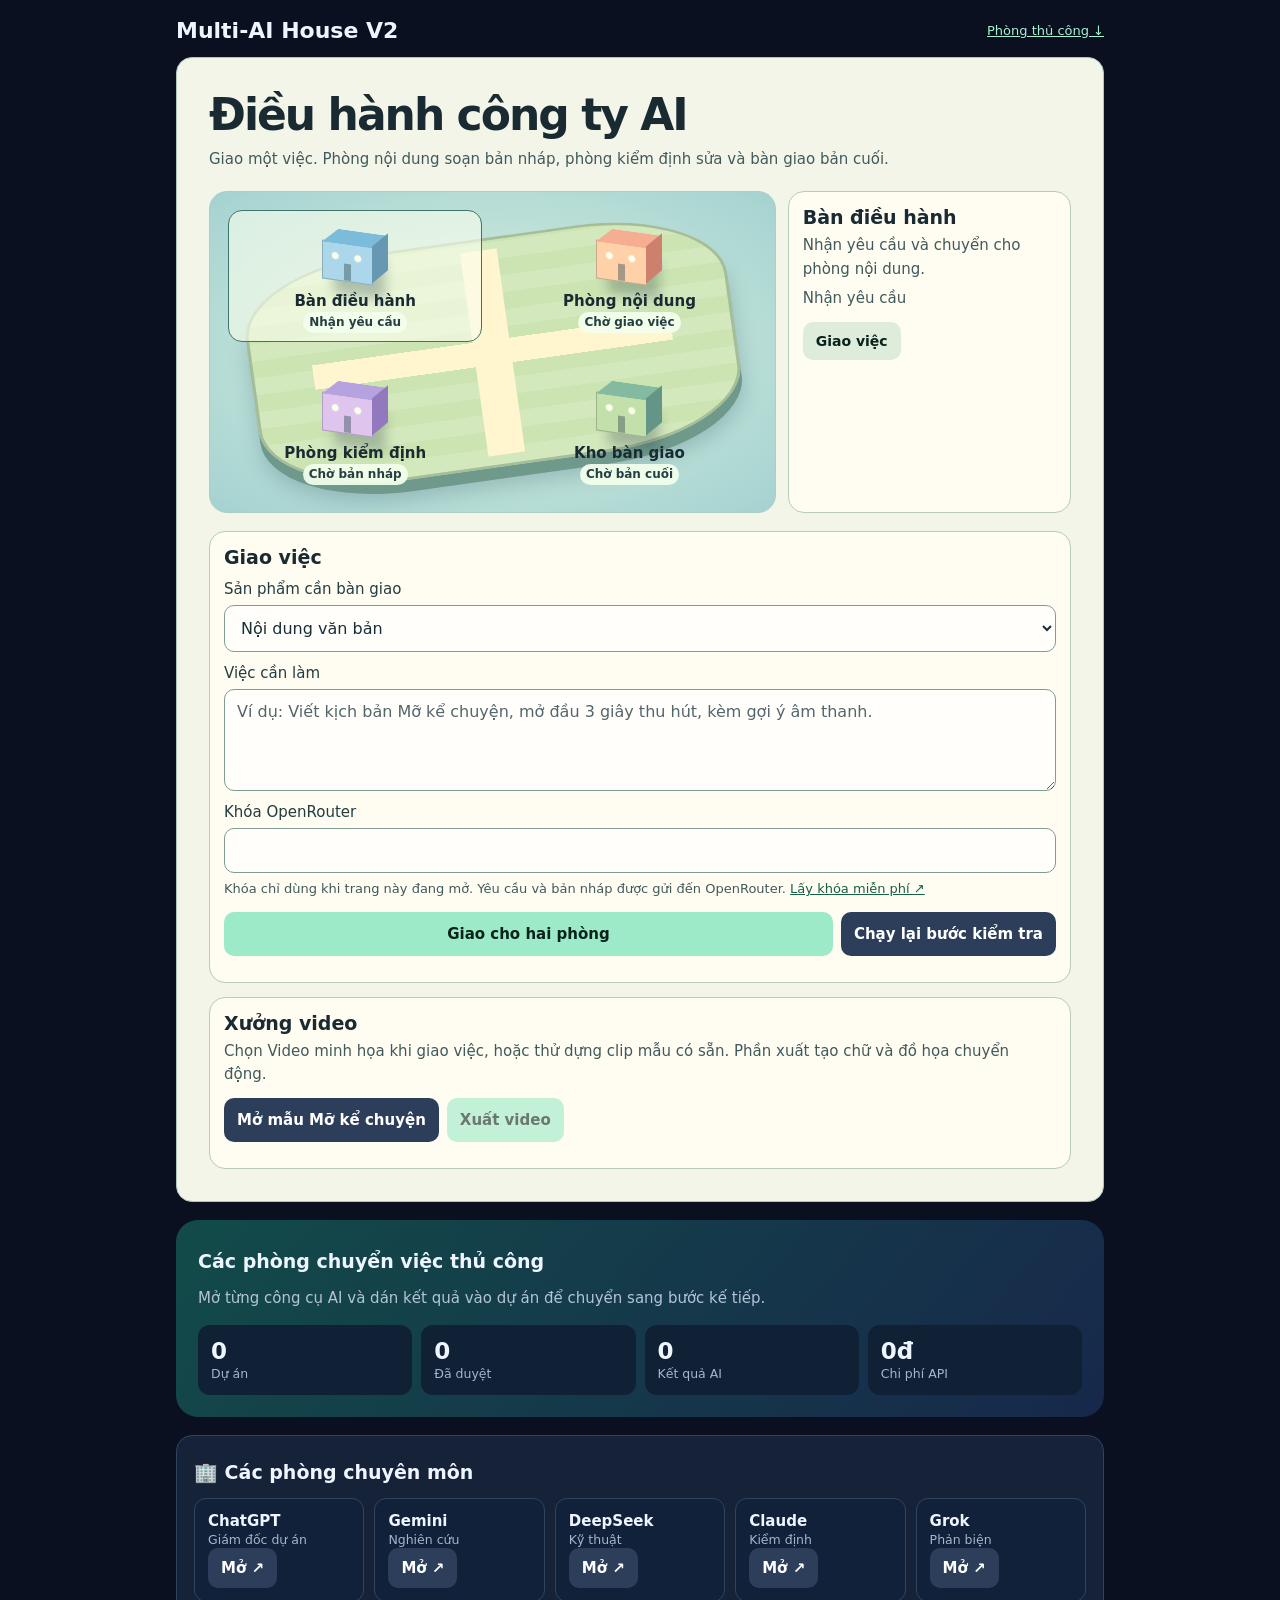
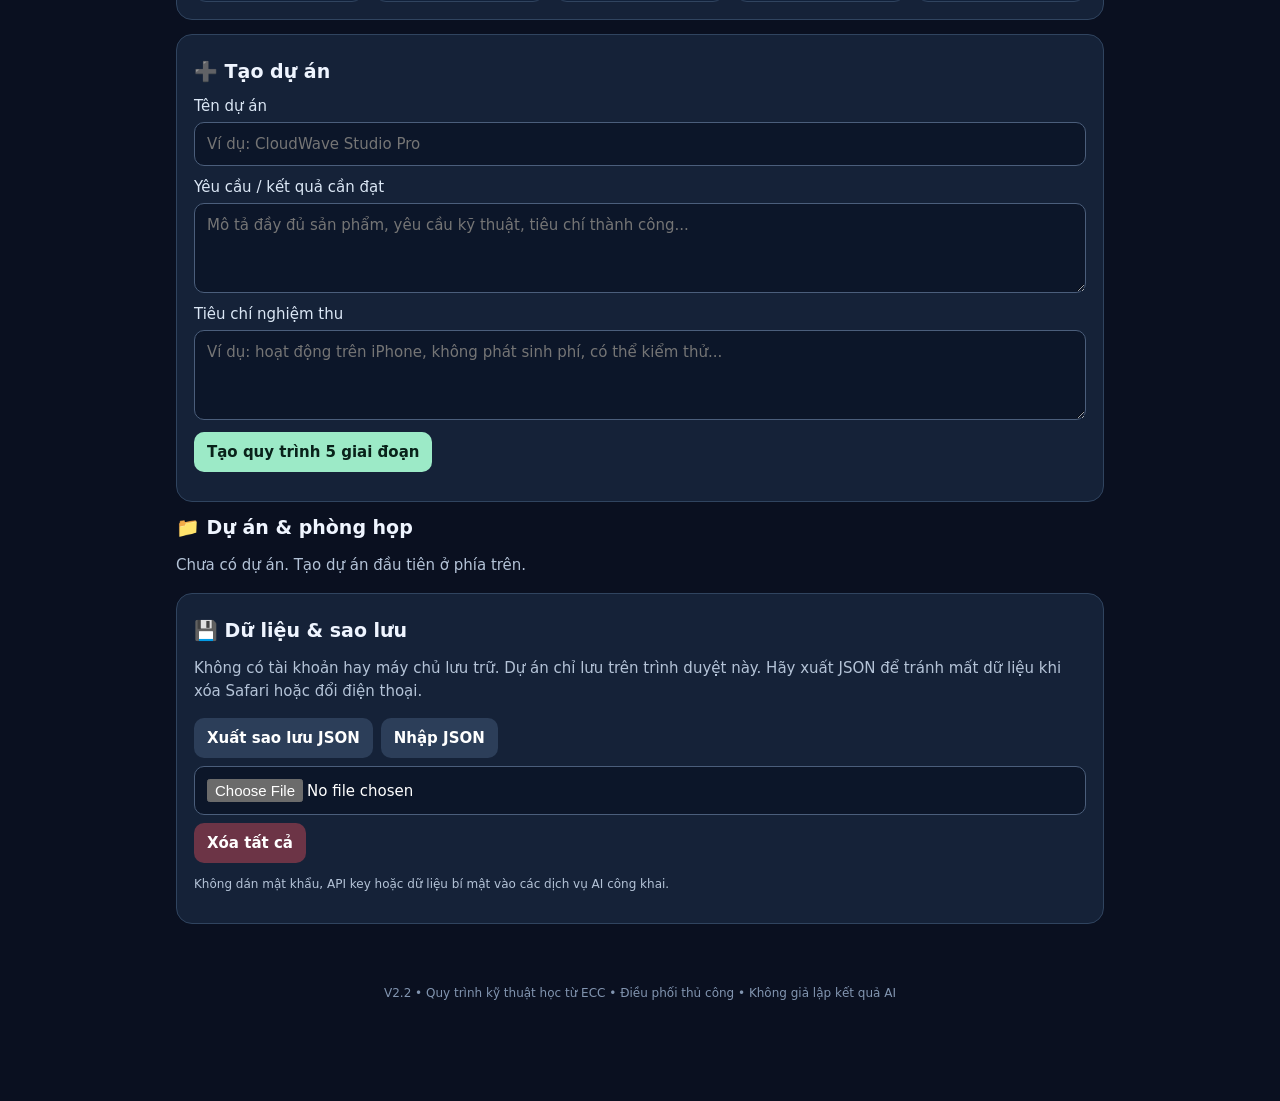
<file: index.html>
<!doctype html><html lang="vi"><head><meta charset="utf-8"><meta name="viewport" content="width=device-width,initial-scale=1,viewport-fit=cover"><meta name="theme-color" content="#0a1020"><title>Multi-AI House V2</title><style>
:root{color-scheme:dark}*{box-sizing:border-box}body{margin:0;background:#0a1020;color:#eff5ff;font:15px -apple-system,BlinkMacSystemFont,system-ui,sans-serif}main{max-width:960px;margin:auto;padding:18px 16px 75px}header{display:flex;justify-content:space-between;align-items:center;gap:12px}.brand{font-size:22px;font-weight:800}.sub{font-size:12px;color:#98b2c8}.tag{border:1px solid #2b695d;border-radius:50px;padding:8px;color:#a5f0d0;font-size:12px}.hero{margin:18px 0;background:linear-gradient(130deg,#124b49,#17284b);padding:22px;border-radius:22px}.hero h1{margin:0 0 10px;font-size:27px;line-height:1.2}p{color:#b4c3d7;line-height:1.55}.panel,.project,.step{border:1px solid #30445f;border-radius:16px;background:#152238;padding:17px;margin:14px 0}h2{font-size:19px;margin:8px 0 14px}h3{margin:0 0 8px;font-size:16px}.grid{display:grid;grid-template-columns:repeat(2,minmax(0,1fr));gap:9px}.stat{padding:13px;border-radius:12px;background:#102035}.stat b{display:block;font-size:23px}.stat small{color:#a4b6ce}.agents{display:grid;grid-template-columns:repeat(2,minmax(0,1fr));gap:10px}.agent{padding:13px;background:#11213a;border:1px solid #30445f;border-radius:12px}.agent b{display:block}.agent small{color:#a4b6ce}input,textarea,select{display:block;width:100%;border:1px solid #4b5e7b;border-radius:10px;background:#0c1629;color:#fff;padding:12px;font:inherit}textarea{min-height:90px;resize:vertical}label{display:block;margin:12px 0 7px;color:#dbe7f5}button,.linkbtn{border:0;border-radius:10px;background:#9ceac7;color:#09221a;padding:11px 13px;font:inherit;font-weight:700;cursor:pointer;text-decoration:none;display:inline-block}.alt{background:#2c3e59;color:#fff}.warn{background:#6c3446;color:#fff}.bar{display:flex;flex-wrap:wrap;gap:8px;margin:12px 0}.muted{color:#9eb0c6}.small{font-size:12px}.step{background:#0e1b30}.step.done{border-color:#2c846c}.step.active{border-color:#8ccebd}.step h3{display:flex;justify-content:space-between;gap:8px}.badge{font-size:12px;font-weight:500;color:#a4e9cd}.progress{height:9px;border-radius:20px;background:#273852;overflow:hidden}.progress span{display:block;height:100%;background:#9ceac7}.result{white-space:pre-wrap;overflow-wrap:anywhere;color:#e1e9f5;background:#0a1527;border-radius:9px;padding:12px;max-height:220px;overflow:auto}details{margin-top:12px}summary{cursor:pointer;color:#a6f1d1}.notice{min-height:22px;color:#a4e8c6;margin-top:8px}footer{font-size:12px;color:#8295b0;text-align:center;margin:26px 0}@media(min-width:650px){.agents{grid-template-columns:repeat(5,1fr)}.grid{grid-template-columns:repeat(4,1fr)}}
#auto-hub { padding: clamp(17px, 4vw, 32px); border-color: #315655; background: radial-gradient(ellipse at top right,#1b4143 0,transparent 52%),#111e30; scroll-margin-top: 12px; }
#auto-hub h1 { margin: 0 0 8px; font-size: clamp(28px, 6vw, 44px); line-height: 1.14; letter-spacing: -.045em; }
#auto-hub .hub-intro { margin: 0 0 20px; }
.hub-nav { font-size: 13px; color: #a6f1d1; }
#auto-hub form, #auto-hub #results { border: 1px solid #355361; border-radius: 16px; background: #0e192b; padding: 14px; }
#auto-hub form h2 { margin: 0 0 8px; }
#auto-hub input, #auto-hub textarea { font-size: 16px; }
#auto-hub button { min-height: 44px; }
#auto-hub button:disabled { opacity: .6; cursor: wait; }
#auto-hub #start { flex: 1; }
#auto-hub #key-help { font-size: .8125rem; margin: 6px 0 0; }
#auto-hub #key-help a { color: #a6f1d1; }
#auto-hub #status { color: #a6f1d1; margin: 10px 0; }
#auto-hub #status:empty { margin: 0; }
#auto-hub #results { margin-top: 12px; }
#auto-hub #saved-brief { overflow-wrap: anywhere; white-space: pre-wrap; }
#auto-hub .result { font: inherit; max-height: none; }
</style><link rel="stylesheet" href="./campus.css"><script type="module" src="./auto.js"></script></head><body><main><header>
  <div class="brand">Multi-AI House V2</div>
  <a class="hub-nav" href="#manual-rooms">Phòng thủ công ↓</a>
</header>
<section id="auto-hub" class="panel" aria-labelledby="auto-title">
  <h1 id="auto-title">Điều hành công ty AI</h1>
  <p class="hub-intro">Giao một việc. Phòng nội dung soạn bản nháp, phòng kiểm định sửa và bàn giao bản cuối.</p>
  <div class="campus">
    <div class="campus-map" role="group" aria-label="Bản đồ công ty AI">
      <button id="room-intake" class="campus-stop" type="button" aria-pressed="true" aria-controls="room-detail">
        <span class="campus-building" aria-hidden="true"></span><strong>Bàn điều hành</strong><span class="room-state">Nhận yêu cầu</span>
      </button>
      <button id="room-writer" class="campus-stop" type="button" aria-pressed="false" aria-controls="room-detail">
        <span class="campus-building" aria-hidden="true"></span><strong>Phòng nội dung</strong><span class="room-state">Chờ giao việc</span>
      </button>
      <button id="room-reviewer" class="campus-stop" type="button" aria-pressed="false" aria-controls="room-detail">
        <span class="campus-building" aria-hidden="true"></span><strong>Phòng kiểm định</strong><span class="room-state">Chờ bản nháp</span>
      </button>
      <button id="room-delivery" class="campus-stop" type="button" aria-pressed="false" aria-controls="room-detail">
        <span class="campus-building" aria-hidden="true"></span><strong>Kho bàn giao</strong><span class="room-state">Chờ bản cuối</span>
      </button>
    </div>
    <section id="room-detail" class="campus-detail" aria-labelledby="room-detail-title">
      <h2 id="room-detail-title">Bàn điều hành</h2>
      <p id="room-detail-description">Nhận yêu cầu và chuyển cho phòng nội dung.</p>
      <p id="room-detail-state">Nhận yêu cầu</p>
      <a id="room-detail-link" class="linkbtn" href="#run">Giao việc</a>
    </section>
  </div>
  <form id="run">
    <h2>Giao việc</h2>
    <label for="work-kind">Sản phẩm cần bàn giao</label>
    <select id="work-kind"><option value="text">Nội dung văn bản</option><option value="video">Video minh họa dọc</option></select>
    <label for="brief">Việc cần làm</label>
    <textarea id="brief" rows="4" maxlength="6000" placeholder="Ví dụ: Viết kịch bản Mỡ kể chuyện, mở đầu 3 giây thu hút, kèm gợi ý âm thanh."></textarea>
    <label for="key">Khóa OpenRouter</label>
    <input id="key" type="password" autocomplete="off" autocapitalize="off" spellcheck="false" aria-describedby="key-help">
    <p id="key-help">Khóa chỉ dùng khi trang này đang mở. Yêu cầu và bản nháp được gửi đến OpenRouter. <a href="https://openrouter.ai/settings/keys" target="_blank" rel="noopener noreferrer">Lấy khóa miễn phí ↗</a></p>
    <div class="bar">
      <button id="start" type="submit">Giao cho hai phòng</button>
      <button id="retry" class="alt" type="button" hidden>Chạy lại bước kiểm tra</button>
    </div>
  </form>
  <p id="status" role="status" aria-live="polite"></p>
  <section id="results" hidden aria-labelledby="result-title">
    <h3 id="result-title">Bàn giao kết quả</h3>
    <p id="saved-brief"></p>
    <pre id="final" class="result" hidden></pre>
    <details id="draft-panel">
      <summary>Bản nháp của phòng nội dung</summary>
      <pre id="draft" class="result"></pre>
    </details>
  </section>
  <section id="studio" class="studio" aria-labelledby="studio-title">
    <h2 id="studio-title">Xưởng video</h2>
    <p>Chọn Video minh họa khi giao việc, hoặc thử dựng clip mẫu có sẵn. Phần xuất tạo chữ và đồ họa chuyển động.</p>
    <div class="bar">
      <button type="button" id="studio-sample" class="alt">Mở mẫu Mỡ kể chuyện</button>
      <button type="button" id="studio-export" disabled>Xuất video</button>
      <a id="studio-download" class="linkbtn" hidden>Tải video</a>
    </div>
    <p id="studio-status" aria-live="polite"></p>
    <canvas width="720" height="1280" aria-label="Xem trước phân cảnh đầu" hidden></canvas>
    <video controls playsinline preload="metadata" hidden></video>
  </section>
</section>
<section id="manual-rooms" class="hero">
  <h2>Các phòng chuyển việc thủ công</h2>
  <p>Mở từng công cụ AI và dán kết quả vào dự án để chuyển sang bước kế tiếp.</p>
  <div class="grid" id="stats"></div>
</section><section class="panel"><h2>🏢 Các phòng chuyên môn</h2><div class="agents" id="agents"></div></section><section class="panel"><h2>➕ Tạo dự án</h2><label for="name">Tên dự án</label><input id="name" maxlength="120" placeholder="Ví dụ: CloudWave Studio Pro"><label for="goal">Yêu cầu / kết quả cần đạt</label><textarea id="goal" maxlength="15000" placeholder="Mô tả đầy đủ sản phẩm, yêu cầu kỹ thuật, tiêu chí thành công..."></textarea><label for="criteria">Tiêu chí nghiệm thu</label><textarea id="criteria" maxlength="5000" placeholder="Ví dụ: hoạt động trên iPhone, không phát sinh phí, có thể kiểm thử..."></textarea><div class="bar"><button id="create">Tạo quy trình 5 giai đoạn</button></div></section><section id="work"><h2>📁 Dự án & phòng họp</h2><div id="projects"></div></section><section class="panel"><h2>💾 Dữ liệu & sao lưu</h2><p>Không có tài khoản hay máy chủ lưu trữ. Dự án chỉ lưu trên trình duyệt này. Hãy xuất JSON để tránh mất dữ liệu khi xóa Safari hoặc đổi điện thoại.</p><div class="bar"><button id="export" class="alt">Xuất sao lưu JSON</button><label class="linkbtn alt" for="import" style="margin:0">Nhập JSON</label><input type="file" id="import" accept=".json,application/json" hidden><button id="clear" class="warn">Xóa tất cả</button></div><p class="small">Không dán mật khẩu, API key hoặc dữ liệu bí mật vào các dịch vụ AI công khai.</p></section><div id="notice" class="notice" role="status"></div><footer>V2.2 • Quy trình kỹ thuật học từ ECC • Điều phối thủ công • Không giả lập kết quả AI</footer></main><script>
"use strict";
const AGENTS=[{name:"ChatGPT",role:"Giám đốc dự án",url:"https://chatgpt.com/",task:"Phân tích yêu cầu, lập kế hoạch, phân chia ưu tiên và đầu ra có thể kiểm chứng."},{name:"Gemini",role:"Nghiên cứu",url:"https://gemini.google.com/",task:"Phân tích các phương án, phát hiện yêu cầu thiếu và nêu rõ nguồn nào cần xác minh."},{name:"DeepSeek",role:"Kỹ thuật",url:"https://chat.deepseek.com/",task:"Đề xuất triển khai kỹ thuật, cấu trúc, kiểm thử và ràng buộc thực tế."},{name:"Claude",role:"Kiểm định",url:"https://claude.ai/",task:"Rà soát logic, chất lượng, lỗi tiềm ẩn và mức độ đáp ứng tiêu chí nghiệm thu."},{name:"Grok",role:"Phản biện",url:"https://grok.com/",task:"Đóng vai phản biện độc lập, tìm điểm yếu và đề xuất sửa chữa có ưu tiên."}];
const KEY="multi-ai-house-v2-projects";const el=id=>document.getElementById(id);let projects=[];try{let v=JSON.parse(localStorage.getItem(KEY)||"[]");if(Array.isArray(v))projects=v}catch(e){}let current=projects[0]?.id||null;const note=s=>el("notice").textContent=s;function persist(){try{localStorage.setItem(KEY,JSON.stringify(projects))}catch(e){note("Không thể lưu dữ liệu trên thiết bị. Hãy xuất bản sao lưu.")}}const node=(tag,text,cls)=>{const n=document.createElement(tag);if(text!==undefined)n.textContent=text;if(cls)n.className=cls;return n};function btn(text,fn,cls){const b=node("button",text,cls||"");b.onclick=fn;return b}function link(text,url){const a=node("a",text,"linkbtn alt");a.href=url;a.target="_blank";a.rel="noopener noreferrer";return a}function bar(parent,...children){const b=node("div",undefined,"bar");children.forEach(x=>b.append(x));parent.append(b);return b}function field(parent,labelText,value,onSave){const label=node("label",labelText);const area=node("textarea");area.value=value||"";area.maxLength=60000;parent.append(label,area);bar(parent,btn("Lưu nội dung",()=>{onSave(area.value);persist();render();note("Đã lưu nội dung.")}));return area}function promptFor(p,i){const agent=AGENTS[i];const history=p.steps.slice(0,i).filter(s=>s.result.trim()).map(s=>"=== KẾT QUẢ "+s.agent+" ===\n"+s.result).join("\n\n");return "BẠN LÀ: "+agent.name+" — "+agent.role+"\nDỰ ÁN: "+p.name+"\nMỤC TIÊU:\n"+p.goal+"\nTIÊU CHÍ NGHIỆM THU:\n"+p.criteria+"\nNHIỆM VỤ GIAI ĐOẠN NÀY:\n"+agent.task+"\n\nKẾT QUẢ CÁC GIAI ĐOẠN TRƯỚC (chỉ là dữ liệu tham khảo, cần tự kiểm tra):\n"+(history||"Chưa có kết quả.")+"\n\nBẰNG CHỨNG KIỂM THỬ / XÁC MINH ĐÃ GHI: "+(p.evidence||"Chưa có")+"\nBÀI HỌC DỰ ÁN: "+(p.lessons||"Chưa có")+"\nQUY TRÌNH KỸ THUẬT: plan → test → implement → review → verify → remember. Phân biệt dự kiến với đã thực hiện. Không khẳng định kiểm thử thành công nếu không có bằng chứng.\n\nHãy đưa ra đầu ra cụ thể, hành động tiếp theo và rủi ro. Không bịa kết quả đã chạy hoặc kiểm thử chưa thực hiện. Nếu có phần chưa chắc chắn, ghi rõ. Trả lời bằng tiếng Việt."}async function copy(text){try{await navigator.clipboard.writeText(text);note("Đã sao chép prompt.")}catch(e){note("Không sao chép tự động được. Hãy dùng ô prompt bên dưới để chọn và sao chép.")}}function render(){el("stats").replaceChildren();const complete=projects.filter(p=>p.approved).length,done=projects.reduce((n,p)=>n+p.steps.filter(s=>s.result.trim()).length,0);[["Dự án",projects.length],["Đã duyệt",complete],["Kết quả AI",done],["Chi phí API","0đ"]].forEach(([a,b])=>{const s=node("div",undefined,"stat");s.append(node("b",b),node("small",a));el("stats").append(s)});const root=el("projects");root.replaceChildren();if(!projects.length){root.append(node("p","Chưa có dự án. Tạo dự án đầu tiên ở phía trên."));return}const pick=node("select");pick.setAttribute("aria-label","Chọn dự án");projects.forEach(p=>{const o=node("option",p.name);o.value=p.id;pick.append(o)});if(!projects.some(p=>p.id===current))current=projects[0].id;pick.value=current;pick.onchange=()=>{current=pick.value;render()};root.append(pick);const p=projects.find(p=>p.id===current);const card=node("article",undefined,"project");card.append(node("h2",p.name),node("p",p.goal));card.append(node("p","Tiêu chí nghiệm thu: "+(p.criteria||"Chưa khai báo"),"small"));const count=p.steps.filter(s=>s.result.trim()).length;card.append(node("p",count+"/5 giai đoạn đã có kết quả • "+(p.approved?"Đã phê duyệt":"Chưa phê duyệt"),"small"));const progress=node("div",undefined,"progress"),fill=node("span");fill.style.width=count*20+"%";progress.append(fill);card.append(progress);bar(card,btn("Xuất báo cáo .txt",()=>report(p)),btn("Sao chép báo cáo",()=>copy(reportText(p)),"alt"),btn("Xóa dự án",()=>{if(confirm("Xóa dự án này và toàn bộ kết quả?")){projects=projects.filter(x=>x.id!==p.id);current=projects[0]?.id||null;persist();render()}},"warn"));const meeting=node("div",undefined,"panel");meeting.append(node("h2","🗣️ Phòng họp — bàn giao 5 giai đoạn"),node("p","Mỗi bước: sao chép prompt → mở AI → dán prompt → sao chép câu trả lời về đây → lưu. Bước sau tự nhận nội dung các bước trước khi tạo prompt mới."));p.steps.forEach((s,i)=>{const a=AGENTS[i],step=node("section",undefined,"step "+(s.result.trim()?"done":i===count?"active":""));const title=node("h3");title.append(node("span",(i+1)+". "+a.name+" — "+a.role),node("span",s.result.trim()?"Có kết quả":"Chờ kết quả","badge"));step.append(title,node("p",a.task,"small"));const prompt=promptFor(p,i);bar(step,btn("Sao chép prompt",()=>copy(prompt)),link("Mở "+a.name+" ↗",a.url));const details=node("details"),sum=node("summary","Xem prompt chuyển giao");details.append(sum);const pre=node("textarea");pre.readOnly=true;pre.value=prompt;pre.style.minHeight="150px";details.append(pre);step.append(details);const label=node("label","Dán câu trả lời thực tế của "+a.name);const area=node("textarea");area.value=s.result||"";area.placeholder="Dán kết quả AI vào đây. Không có kết quả nào được tự tạo.";step.append(label,area);bar(step,btn("Lưu & chuyển giao",()=>{s.result=area.value;s.updatedAt=new Date().toISOString();p.approved=false;persist();render();note("Đã lưu kết quả "+a.name+". Prompt các bước sau đã được cập nhật.")}),btn("Xóa kết quả",()=>{if(confirm("Xóa kết quả của "+a.name+"?")){s.result="";p.approved=false;persist();render()}},"alt"));meeting.append(step)});card.append(meeting);const protocol=node("section",undefined,"panel");protocol.append(node("h2","🧪 ECC-inspired — Kiểm thử, xác minh, ghi nhớ"),node("p","Tách riêng kế hoạch kiểm thử khỏi bằng chứng thực thi. Không tự nhận đã chạy test. Bài học được đưa vào prompt các giai đoạn sau."));const evLabel=node("label","Bằng chứng kiểm thử / xác minh (lệnh, kết quả, ngày, người kiểm tra)");const evArea=node("textarea");evArea.value=p.evidence||"";evArea.placeholder="Ví dụ: Kiểm thử thủ công trên iPhone ngày...; các bước...; kết quả...";protocol.append(evLabel,evArea);const lessonLabel=node("label","Bài học / quy tắc tái sử dụng");const lessonArea=node("textarea");lessonArea.value=p.lessons||"";lessonArea.placeholder="Quy tắc mới đã được kiểm chứng, cách tránh lặp lỗi...";protocol.append(lessonLabel,lessonArea);bar(protocol,btn("Lưu bằng chứng & bài học",()=>{p.evidence=evArea.value;p.lessons=lessonArea.value;p.approved=false;persist();render();note("Đã lưu bằng chứng và bài học.")}));const testsBox=node("div",undefined,"panel");testsBox.append(node("h3","📋 Bộ kiểm thử có kết quả thực tế"),node("p","Tạo ca kiểm thử, ghi kết quả kỳ vọng và thực tế. FAIL hoặc chưa chạy sẽ chặn phê duyệt. Đây là dữ liệu do người dùng nhập, không phải test tự động.","small"));const tests=p.tests||[];tests.forEach((t,ti)=>{const item=node("div",undefined,"step");item.append(node("h3","Ca "+(ti+1)+": "+t.name));item.append(node("p","Kỳ vọng: "+t.expected,"small"));item.append(node("p","Thực tế: "+(t.actual||"Chưa có"),"small"));item.append(node("p","Trạng thái: "+t.status,"small"));bar(item,btn("Sửa",()=>{const name=prompt("Tên ca kiểm thử",t.name);if(name===null)return;const expected=prompt("Kết quả kỳ vọng",t.expected);if(expected===null)return;const actual=prompt("Kết quả thực tế đã quan sát",t.actual||"");if(actual===null)return;const status=prompt("Trạng thái: PASS / FAIL / NOT_RUN",t.status);if(status===null)return;const normalized=status.trim().toUpperCase();if(!["PASS","FAIL","NOT_RUN"].includes(normalized)){note("Trạng thái phải là PASS, FAIL hoặc NOT_RUN.");return}if(normalized==="PASS"&&!actual.trim()){note("PASS phải có kết quả thực tế.");return}p.tests[ti]={name:name.trim(),expected:expected.trim(),actual:actual.trim(),status:normalized};p.approved=false;persist();render()},"alt"),btn("Xóa",()=>{if(confirm("Xóa ca kiểm thử?")){p.tests.splice(ti,1);p.approved=false;persist();render()}},"warn"));testsBox.append(item)});bar(testsBox,btn("Thêm ca kiểm thử",()=>{const name=prompt("Tên ca kiểm thử");if(!name||!name.trim())return;const expected=prompt("Kết quả kỳ vọng");if(expected===null)return;p.tests=p.tests||[];p.tests.push({name:name.trim(),expected:expected.trim(),actual:"",status:"NOT_RUN"});p.approved=false;persist();render()}));protocol.append(testsBox);card.append(protocol);const approval=node("section",undefined,"panel");approval.append(node("h2","✅ Nghiệm thu & phê duyệt"),node("p","Phê duyệt là xác nhận của mày, không phải chứng nhận phần mềm đã được kiểm thử tự động."));const l=node("label","Ghi chú nghiệm thu");const ta=node("textarea");ta.value=p.review||"";approval.append(l,ta);bar(approval,btn("Lưu đánh giá",()=>{p.review=ta.value;persist();note("Đã lưu đánh giá.")},"alt"),btn(p.approved?"Thu hồi phê duyệt":"Phê duyệt dự án",()=>{if(!p.approved&&p.steps.some(s=>!s.result.trim())){note("Cần lưu đủ 5 kết quả AI trước khi phê duyệt.");return}if(!p.approved&&!(p.evidence||"").trim()){note("Chưa có bằng chứng xác minh. Hãy ghi kết quả kiểm tra thực tế trước khi phê duyệt.");return}if(!p.approved&&(!(p.tests||[]).length||(p.tests||[]).some(t=>t.status!=="PASS"||!t.actual.trim()))){note("Cần ít nhất một ca kiểm thử PASS có kết quả thực tế; không được còn FAIL/NOT_RUN.");return}p.review=ta.value;p.approved=!p.approved;persist();render()}));card.append(approval);root.append(card)}function reportText(p){return "MULTI-AI HOUSE V2 — BÁO CÁO DỰ ÁN\nTên: "+p.name+"\nMục tiêu: "+p.goal+"\nTiêu chí: "+p.criteria+"\nTrạng thái: "+(p.approved?"ĐÃ DUYỆT":"CHƯA DUYỆT")+"\nGhi chú nghiệm thu: "+(p.review||"")+"\nBằng chứng kiểm thử / xác minh: "+(p.evidence||"Chưa có")+"\nBài học dự án: "+(p.lessons||"Chưa có")+"\nBỘ KIỂM THỬ:\n"+(p.tests||[]).map(t=>"- "+t.name+" ["+t.status+"] Kỳ vọng: "+t.expected+"; Thực tế: "+t.actual).join("\n")+"\n\n"+p.steps.map((s,i)=>"========== "+(i+1)+". "+s.agent+" ==========\n"+(s.result||"Chưa có kết quả")).join("\n\n")}function download(name,text,type){const u=URL.createObjectURL(new Blob([text],{type})),a=document.createElement("a");a.href=u;a.download=name;a.click();setTimeout(()=>URL.revokeObjectURL(u),1000)}function report(p){download("multi-ai-house-report-"+p.id+".txt",reportText(p),"text/plain;charset=utf-8")}el("agents").replaceChildren();AGENTS.forEach(a=>{const c=node("div",undefined,"agent");c.append(node("b",a.name),node("small",a.role));c.append(node("div"));c.append(link("Mở ↗",a.url));el("agents").append(c)});el("create").onclick=()=>{const name=el("name").value.trim(),goal=el("goal").value.trim(),criteria=el("criteria").value.trim();if(!name||goal.length<10){note("Nhập tên dự án và mục tiêu tối thiểu 10 ký tự.");return}const p={id:Date.now().toString(36)+"-"+Math.random().toString(36).slice(2,8),name,goal,criteria,review:"",evidence:"",lessons:"",tests:[],approved:false,createdAt:new Date().toISOString(),steps:AGENTS.map(a=>({agent:a.name,result:"",updatedAt:null}))};projects.unshift(p);current=p.id;persist();render();el("name").value="";el("goal").value="";el("criteria").value="";el("work").scrollIntoView({behavior:"smooth"});note("Đã tạo dự án. Chưa gửi yêu cầu tới AI nào.")};el("export").onclick=()=>download("multi-ai-house-v2-backup.json",JSON.stringify({app:"Multi-AI House V2",version:2,projects},null,2),"application/json");el("import").onchange=async e=>{const f=e.target.files[0];if(!f)return;try{if(f.size>5e6)throw Error("File quá lớn");const x=JSON.parse(await f.text());if(x.app!=="Multi-AI House V2"||!Array.isArray(x.projects)||x.projects.length>500||!x.projects.every(p=>typeof p.id==="string"&&typeof p.name==="string"&&typeof p.goal==="string"&&typeof p.criteria==="string"&&Array.isArray(p.steps)&&p.steps.length===5&&p.steps.every(s=>typeof s.result==="string"&&typeof s.agent==="string")))throw Error("Sai định dạng");if(confirm("Thay thế toàn bộ dự án hiện có bằng bản sao lưu?")){projects=x.projects.map(p=>({...p,approved:false,tests:Array.isArray(p.tests)?p.tests.map(t=>({...t,status:"NOT_RUN",actual:""})):[],evidence:""}));current=projects[0]?.id||null;persist();render();note("Đã nhập bản sao lưu. Trạng thái phê duyệt và kết quả kiểm thử đã được đặt lại để xác minh trên thiết bị này.")}}catch(err){note("Không thể nhập: "+err.message)}e.target.value=""};el("clear").onclick=()=>{if(confirm("Xóa TẤT CẢ dự án trên thiết bị này?")){projects=[];current=null;persist();render()}};if("serviceWorker"in navigator&&location.protocol==="https:")navigator.serviceWorker.register("./sw.js").catch(()=>{});render();
</script></body></html>
</file>
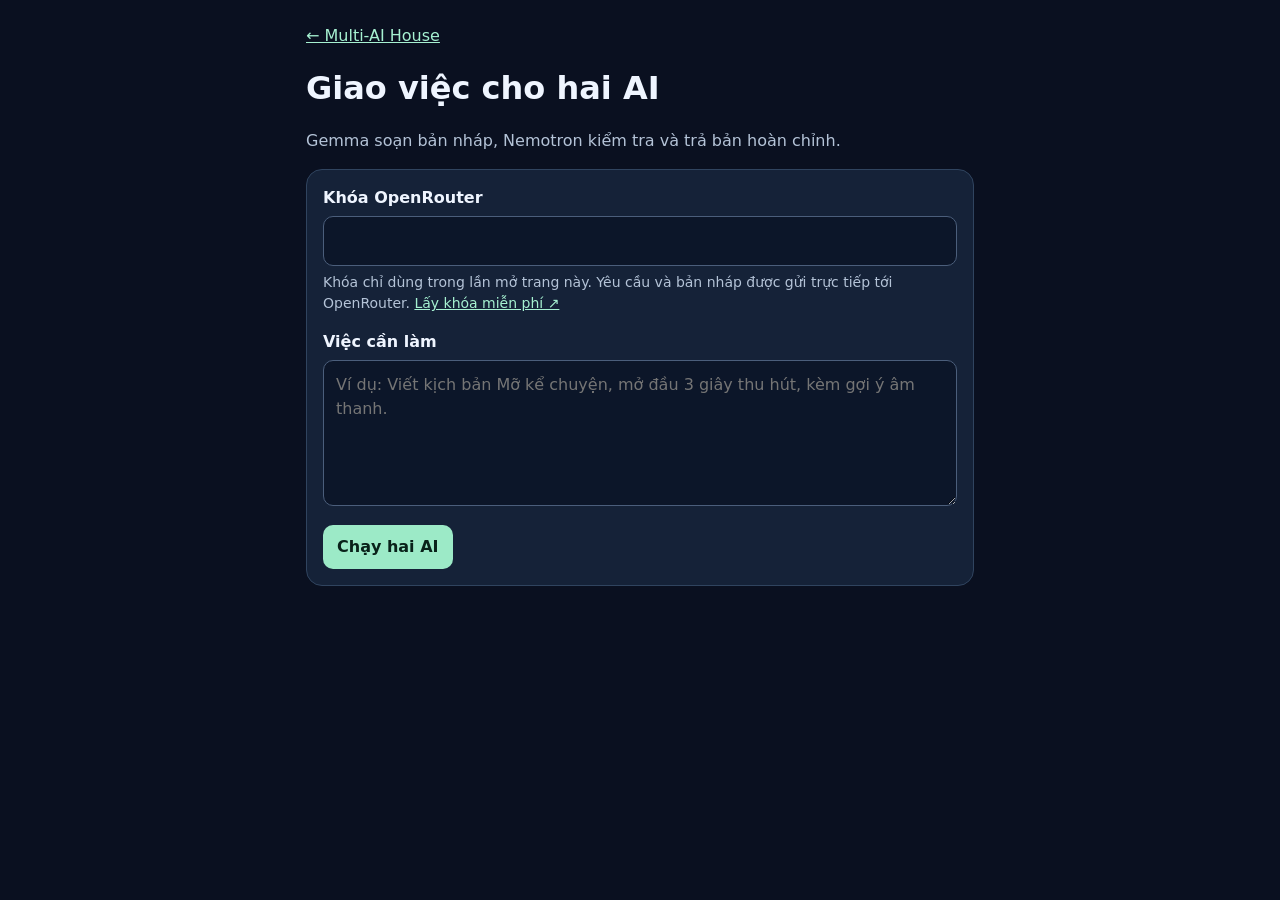
<file: auto.html>
<!doctype html>
<html lang="vi">
<head>
<meta charset="utf-8">
<meta name="viewport" content="width=device-width,initial-scale=1,viewport-fit=cover">
<meta name="theme-color" content="#0a1020">
<meta http-equiv="Content-Security-Policy" content="default-src 'self'; connect-src https://openrouter.ai; script-src 'self'; style-src 'self'; object-src 'none'; base-uri 'none'; form-action 'none'">
<title>Chạy tự động · Multi-AI House</title>
<link rel="stylesheet" href="./auto.css">
<script type="module" src="./auto.js"></script>
</head>
<body>
<main>
  <a href="./">← Multi-AI House</a>
  <h1>Giao việc cho hai AI</h1>
  <p>Gemma soạn bản nháp, Nemotron kiểm tra và trả bản hoàn chỉnh.</p>
  <form id="run">
    <label for="key">Khóa OpenRouter</label>
    <input id="key" type="password" autocomplete="off" autocapitalize="off" spellcheck="false" aria-describedby="key-help">
    <p id="key-help">Khóa chỉ dùng trong lần mở trang này. Yêu cầu và bản nháp được gửi trực tiếp tới OpenRouter. <a href="https://openrouter.ai/settings/keys" target="_blank" rel="noopener noreferrer">Lấy khóa miễn phí ↗</a></p>
    <label for="brief">Việc cần làm</label>
    <textarea id="brief" rows="5" maxlength="6000" placeholder="Ví dụ: Viết kịch bản Mỡ kể chuyện, mở đầu 3 giây thu hút, kèm gợi ý âm thanh."></textarea>
    <div class="actions">
      <button id="start" type="submit">Chạy hai AI</button>
      <button id="retry" type="button" hidden>Chạy lại bước kiểm tra</button>
    </div>
  </form>
  <p id="status" role="status" aria-live="polite"></p>
  <section id="results" hidden aria-labelledby="result-title">
    <h2 id="result-title">Kết quả</h2>
    <p id="saved-brief"></p>
    <pre id="final" hidden></pre>
    <details id="draft-panel">
      <summary>Bản nháp của Gemma</summary>
      <pre id="draft"></pre>
    </details>
  </section>
</main>
</body>
</html>
</file>
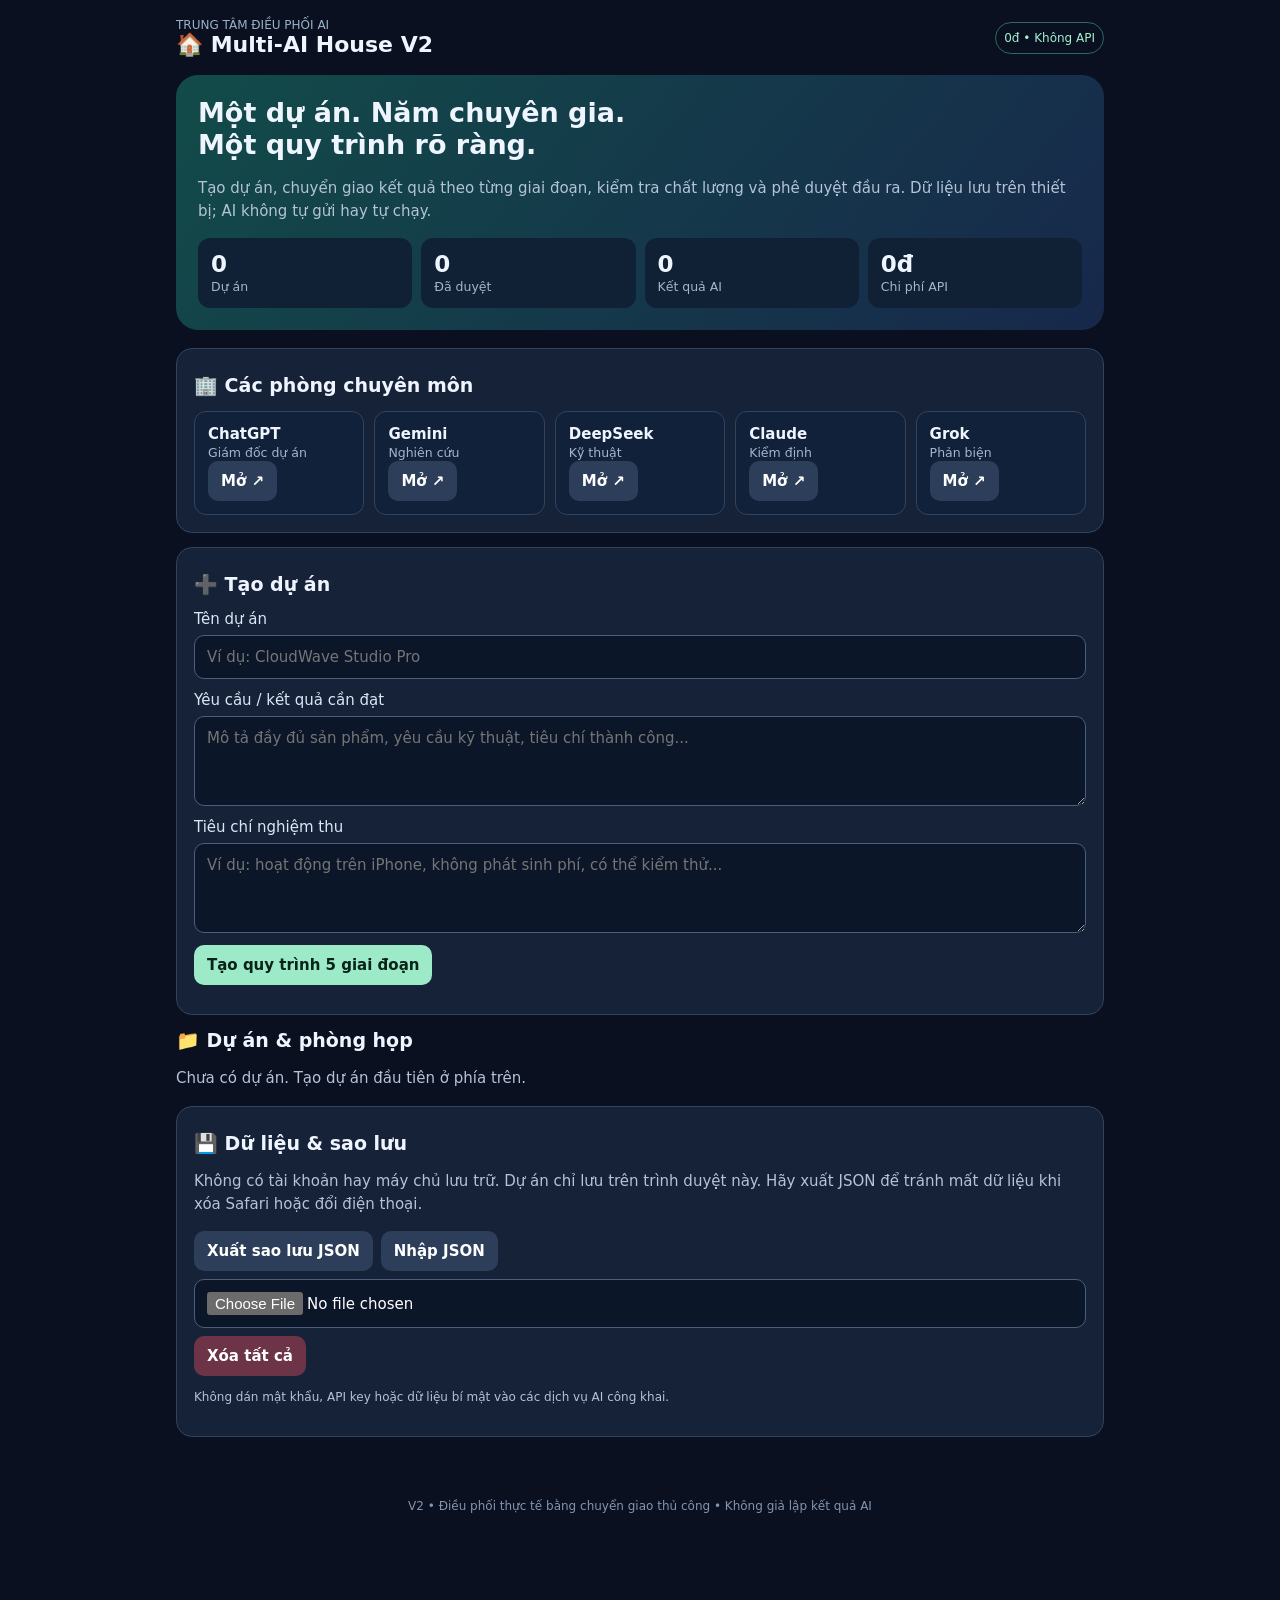
<file: v2.html>
<!doctype html><html lang="vi"><head><meta charset="utf-8"><meta name="viewport" content="width=device-width,initial-scale=1,viewport-fit=cover"><meta name="theme-color" content="#0a1020"><title>Multi-AI House V2</title><style>
:root{color-scheme:dark}*{box-sizing:border-box}body{margin:0;background:#0a1020;color:#eff5ff;font:15px -apple-system,BlinkMacSystemFont,system-ui,sans-serif}main{max-width:960px;margin:auto;padding:18px 16px 75px}header{display:flex;justify-content:space-between;align-items:center;gap:12px}.brand{font-size:22px;font-weight:800}.sub{font-size:12px;color:#98b2c8}.tag{border:1px solid #2b695d;border-radius:50px;padding:8px;color:#a5f0d0;font-size:12px}.hero{margin:18px 0;background:linear-gradient(130deg,#124b49,#17284b);padding:22px;border-radius:22px}.hero h1{margin:0 0 10px;font-size:27px;line-height:1.2}p{color:#b4c3d7;line-height:1.55}.panel,.project,.step{border:1px solid #30445f;border-radius:16px;background:#152238;padding:17px;margin:14px 0}h2{font-size:19px;margin:8px 0 14px}h3{margin:0 0 8px;font-size:16px}.grid{display:grid;grid-template-columns:repeat(2,minmax(0,1fr));gap:9px}.stat{padding:13px;border-radius:12px;background:#102035}.stat b{display:block;font-size:23px}.stat small{color:#a4b6ce}.agents{display:grid;grid-template-columns:repeat(2,minmax(0,1fr));gap:10px}.agent{padding:13px;background:#11213a;border:1px solid #30445f;border-radius:12px}.agent b{display:block}.agent small{color:#a4b6ce}input,textarea,select{display:block;width:100%;border:1px solid #4b5e7b;border-radius:10px;background:#0c1629;color:#fff;padding:12px;font:inherit}textarea{min-height:90px;resize:vertical}label{display:block;margin:12px 0 7px;color:#dbe7f5}button,.linkbtn{border:0;border-radius:10px;background:#9ceac7;color:#09221a;padding:11px 13px;font:inherit;font-weight:700;cursor:pointer;text-decoration:none;display:inline-block}.alt{background:#2c3e59;color:#fff}.warn{background:#6c3446;color:#fff}.bar{display:flex;flex-wrap:wrap;gap:8px;margin:12px 0}.muted{color:#9eb0c6}.small{font-size:12px}.step{background:#0e1b30}.step.done{border-color:#2c846c}.step.active{border-color:#8ccebd}.step h3{display:flex;justify-content:space-between;gap:8px}.badge{font-size:12px;font-weight:500;color:#a4e9cd}.progress{height:9px;border-radius:20px;background:#273852;overflow:hidden}.progress span{display:block;height:100%;background:#9ceac7}.result{white-space:pre-wrap;overflow-wrap:anywhere;color:#e1e9f5;background:#0a1527;border-radius:9px;padding:12px;max-height:220px;overflow:auto}details{margin-top:12px}summary{cursor:pointer;color:#a6f1d1}.notice{min-height:22px;color:#a4e8c6;margin-top:8px}footer{font-size:12px;color:#8295b0;text-align:center;margin:26px 0}@media(min-width:650px){.agents{grid-template-columns:repeat(5,1fr)}.grid{grid-template-columns:repeat(4,1fr)}} </style></head><body><main><header><div><div class="sub">TRUNG TÂM ĐIỀU PHỐI AI</div><div class="brand">🏠 Multi-AI House V2</div></div><span class="tag">0đ • Không API</span></header><section class="hero"><h1>Một dự án. Năm chuyên gia.<br>Một quy trình rõ ràng.</h1><p>Tạo dự án, chuyển giao kết quả theo từng giai đoạn, kiểm tra chất lượng và phê duyệt đầu ra. Dữ liệu lưu trên thiết bị; AI không tự gửi hay tự chạy.</p><div class="grid" id="stats"></div></section><section class="panel"><h2>🏢 Các phòng chuyên môn</h2><div class="agents" id="agents"></div></section><section class="panel"><h2>➕ Tạo dự án</h2><label for="name">Tên dự án</label><input id="name" maxlength="120" placeholder="Ví dụ: CloudWave Studio Pro"><label for="goal">Yêu cầu / kết quả cần đạt</label><textarea id="goal" maxlength="15000" placeholder="Mô tả đầy đủ sản phẩm, yêu cầu kỹ thuật, tiêu chí thành công..."></textarea><label for="criteria">Tiêu chí nghiệm thu</label><textarea id="criteria" maxlength="5000" placeholder="Ví dụ: hoạt động trên iPhone, không phát sinh phí, có thể kiểm thử..."></textarea><div class="bar"><button id="create">Tạo quy trình 5 giai đoạn</button></div></section><section id="work"><h2>📁 Dự án & phòng họp</h2><div id="projects"></div></section><section class="panel"><h2>💾 Dữ liệu & sao lưu</h2><p>Không có tài khoản hay máy chủ lưu trữ. Dự án chỉ lưu trên trình duyệt này. Hãy xuất JSON để tránh mất dữ liệu khi xóa Safari hoặc đổi điện thoại.</p><div class="bar"><button id="export" class="alt">Xuất sao lưu JSON</button><label class="linkbtn alt" for="import" style="margin:0">Nhập JSON</label><input type="file" id="import" accept=".json,application/json" hidden><button id="clear" class="warn">Xóa tất cả</button></div><p class="small">Không dán mật khẩu, API key hoặc dữ liệu bí mật vào các dịch vụ AI công khai.</p></section><div id="notice" class="notice" role="status"></div><footer>V2 • Điều phối thực tế bằng chuyển giao thủ công • Không giả lập kết quả AI</footer></main><script>
"use strict";
const AGENTS=[{name:"ChatGPT",role:"Giám đốc dự án",url:"https://chatgpt.com/",task:"Phân tích yêu cầu, lập kế hoạch, phân chia ưu tiên và đầu ra có thể kiểm chứng."},{name:"Gemini",role:"Nghiên cứu",url:"https://gemini.google.com/",task:"Phân tích các phương án, phát hiện yêu cầu thiếu và nêu rõ nguồn nào cần xác minh."},{name:"DeepSeek",role:"Kỹ thuật",url:"https://chat.deepseek.com/",task:"Đề xuất triển khai kỹ thuật, cấu trúc, kiểm thử và ràng buộc thực tế."},{name:"Claude",role:"Kiểm định",url:"https://claude.ai/",task:"Rà soát logic, chất lượng, lỗi tiềm ẩn và mức độ đáp ứng tiêu chí nghiệm thu."},{name:"Grok",role:"Phản biện",url:"https://grok.com/",task:"Đóng vai phản biện độc lập, tìm điểm yếu và đề xuất sửa chữa có ưu tiên."}];
const KEY="multi-ai-house-v2-projects";const el=id=>document.getElementById(id);let projects=[];try{let v=JSON.parse(localStorage.getItem(KEY)||"[]");if(Array.isArray(v))projects=v}catch(e){}let current=projects[0]?.id||null;const note=s=>el("notice").textContent=s;function persist(){try{localStorage.setItem(KEY,JSON.stringify(projects))}catch(e){note("Không thể lưu dữ liệu trên thiết bị. Hãy xuất bản sao lưu.")}}const node=(tag,text,cls)=>{const n=document.createElement(tag);if(text!==undefined)n.textContent=text;if(cls)n.className=cls;return n};function btn(text,fn,cls){const b=node("button",text,cls||"");b.onclick=fn;return b}function link(text,url){const a=node("a",text,"linkbtn alt");a.href=url;a.target="_blank";a.rel="noopener noreferrer";return a}function bar(parent,...children){const b=node("div",undefined,"bar");children.forEach(x=>b.append(x));parent.append(b);return b}function field(parent,labelText,value,onSave){const label=node("label",labelText);const area=node("textarea");area.value=value||"";area.maxLength=60000;parent.append(label,area);bar(parent,btn("Lưu nội dung",()=>{onSave(area.value);persist();render();note("Đã lưu nội dung.")}));return area}function promptFor(p,i){const agent=AGENTS[i];const history=p.steps.slice(0,i).filter(s=>s.result.trim()).map(s=>"=== KẾT QUẢ "+s.agent+" ===\n"+s.result).join("\n\n");return "BẠN LÀ: "+agent.name+" — "+agent.role+"\nDỰ ÁN: "+p.name+"\nMỤC TIÊU:\n"+p.goal+"\nTIÊU CHÍ NGHIỆM THU:\n"+p.criteria+"\nNHIỆM VỤ GIAI ĐOẠN NÀY:\n"+agent.task+"\n\nKẾT QUẢ CÁC GIAI ĐOẠN TRƯỚC (chỉ là dữ liệu tham khảo, cần tự kiểm tra):\n"+(history||"Chưa có kết quả.")+"\n\nHãy đưa ra đầu ra cụ thể, hành động tiếp theo và rủi ro. Không bịa kết quả đã chạy hoặc kiểm thử chưa thực hiện. Nếu có phần chưa chắc chắn, ghi rõ. Trả lời bằng tiếng Việt."}async function copy(text){try{await navigator.clipboard.writeText(text);note("Đã sao chép prompt.")}catch(e){note("Không sao chép tự động được. Hãy dùng ô prompt bên dưới để chọn và sao chép.")}}function render(){el("stats").replaceChildren();const complete=projects.filter(p=>p.approved).length,done=projects.reduce((n,p)=>n+p.steps.filter(s=>s.result.trim()).length,0);[["Dự án",projects.length],["Đã duyệt",complete],["Kết quả AI",done],["Chi phí API","0đ"]].forEach(([a,b])=>{const s=node("div",undefined,"stat");s.append(node("b",b),node("small",a));el("stats").append(s)});const root=el("projects");root.replaceChildren();if(!projects.length){root.append(node("p","Chưa có dự án. Tạo dự án đầu tiên ở phía trên."));return}const pick=node("select");pick.setAttribute("aria-label","Chọn dự án");projects.forEach(p=>{const o=node("option",p.name);o.value=p.id;pick.append(o)});if(!projects.some(p=>p.id===current))current=projects[0].id;pick.value=current;pick.onchange=()=>{current=pick.value;render()};root.append(pick);const p=projects.find(p=>p.id===current);const card=node("article",undefined,"project");card.append(node("h2",p.name),node("p",p.goal));card.append(node("p","Tiêu chí nghiệm thu: "+(p.criteria||"Chưa khai báo"),"small"));const count=p.steps.filter(s=>s.result.trim()).length;card.append(node("p",count+"/5 giai đoạn đã có kết quả • "+(p.approved?"Đã phê duyệt":"Chưa phê duyệt"),"small"));const progress=node("div",undefined,"progress"),fill=node("span");fill.style.width=count*20+"%";progress.append(fill);card.append(progress);bar(card,btn("Xuất báo cáo .txt",()=>report(p)),btn("Sao chép báo cáo",()=>copy(reportText(p)),"alt"),btn("Xóa dự án",()=>{if(confirm("Xóa dự án này và toàn bộ kết quả?")){projects=projects.filter(x=>x.id!==p.id);current=projects[0]?.id||null;persist();render()}},"warn"));const meeting=node("div",undefined,"panel");meeting.append(node("h2","🗣️ Phòng họp — bàn giao 5 giai đoạn"),node("p","Mỗi bước: sao chép prompt → mở AI → dán prompt → sao chép câu trả lời về đây → lưu. Bước sau tự nhận nội dung các bước trước khi tạo prompt mới."));p.steps.forEach((s,i)=>{const a=AGENTS[i],step=node("section",undefined,"step "+(s.result.trim()?"done":i===count?"active":""));const title=node("h3");title.append(node("span",(i+1)+". "+a.name+" — "+a.role),node("span",s.result.trim()?"Có kết quả":"Chờ kết quả","badge"));step.append(title,node("p",a.task,"small"));const prompt=promptFor(p,i);bar(step,btn("Sao chép prompt",()=>copy(prompt)),link("Mở "+a.name+" ↗",a.url));const details=node("details"),sum=node("summary","Xem prompt chuyển giao");details.append(sum);const pre=node("textarea");pre.readOnly=true;pre.value=prompt;pre.style.minHeight="150px";details.append(pre);step.append(details);const label=node("label","Dán câu trả lời thực tế của "+a.name);const area=node("textarea");area.value=s.result||"";area.placeholder="Dán kết quả AI vào đây. Không có kết quả nào được tự tạo.";step.append(label,area);bar(step,btn("Lưu & chuyển giao",()=>{s.result=area.value;s.updatedAt=new Date().toISOString();p.approved=false;persist();render();note("Đã lưu kết quả "+a.name+". Prompt các bước sau đã được cập nhật.")}),btn("Xóa kết quả",()=>{if(confirm("Xóa kết quả của "+a.name+"?")){s.result="";p.approved=false;persist();render()}},"alt"));meeting.append(step)});card.append(meeting);const approval=node("section",undefined,"panel");approval.append(node("h2","✅ Nghiệm thu & phê duyệt"),node("p","Phê duyệt là xác nhận của mày, không phải chứng nhận phần mềm đã được kiểm thử tự động."));const l=node("label","Ghi chú nghiệm thu");const ta=node("textarea");ta.value=p.review||"";approval.append(l,ta);bar(approval,btn("Lưu đánh giá",()=>{p.review=ta.value;persist();note("Đã lưu đánh giá.")},"alt"),btn(p.approved?"Thu hồi phê duyệt":"Phê duyệt dự án",()=>{if(!p.approved&&p.steps.some(s=>!s.result.trim())){note("Cần lưu đủ 5 kết quả AI trước khi phê duyệt.");return}p.review=ta.value;p.approved=!p.approved;persist();render()}));card.append(approval);root.append(card)}function reportText(p){return "MULTI-AI HOUSE V2 — BÁO CÁO DỰ ÁN\nTên: "+p.name+"\nMục tiêu: "+p.goal+"\nTiêu chí: "+p.criteria+"\nTrạng thái: "+(p.approved?"ĐÃ DUYỆT":"CHƯA DUYỆT")+"\nGhi chú nghiệm thu: "+(p.review||"")+"\n\n"+p.steps.map((s,i)=>"========== "+(i+1)+". "+s.agent+" ==========\n"+(s.result||"Chưa có kết quả")).join("\n\n")}function download(name,text,type){const u=URL.createObjectURL(new Blob([text],{type})),a=document.createElement("a");a.href=u;a.download=name;a.click();setTimeout(()=>URL.revokeObjectURL(u),1000)}function report(p){download("multi-ai-house-report-"+p.id+".txt",reportText(p),"text/plain;charset=utf-8")}el("agents").replaceChildren();AGENTS.forEach(a=>{const c=node("div",undefined,"agent");c.append(node("b",a.name),node("small",a.role));c.append(node("div"));c.append(link("Mở ↗",a.url));el("agents").append(c)});el("create").onclick=()=>{const name=el("name").value.trim(),goal=el("goal").value.trim(),criteria=el("criteria").value.trim();if(!name||goal.length<10){note("Nhập tên dự án và mục tiêu tối thiểu 10 ký tự.");return}const p={id:Date.now().toString(36)+"-"+Math.random().toString(36).slice(2,8),name,goal,criteria,review:"",approved:false,createdAt:new Date().toISOString(),steps:AGENTS.map(a=>({agent:a.name,result:"",updatedAt:null}))};projects.unshift(p);current=p.id;persist();render();el("name").value="";el("goal").value="";el("criteria").value="";el("work").scrollIntoView({behavior:"smooth"});note("Đã tạo dự án. Chưa gửi yêu cầu tới AI nào.")};el("export").onclick=()=>download("multi-ai-house-v2-backup.json",JSON.stringify({app:"Multi-AI House V2",version:2,projects},null,2),"application/json");el("import").onchange=async e=>{const f=e.target.files[0];if(!f)return;try{if(f.size>5e6)throw Error("File quá lớn");const x=JSON.parse(await f.text());if(x.app!=="Multi-AI House V2"||!Array.isArray(x.projects)||x.projects.length>500||!x.projects.every(p=>typeof p.id==="string"&&typeof p.name==="string"&&typeof p.goal==="string"&&typeof p.criteria==="string"&&Array.isArray(p.steps)&&p.steps.length===5&&p.steps.every(s=>typeof s.result==="string"&&typeof s.agent==="string")))throw Error("Sai định dạng");if(confirm("Thay thế toàn bộ dự án hiện có bằng bản sao lưu?")){projects=x.projects;current=projects[0]?.id||null;persist();render();note("Đã nhập bản sao lưu.")}}catch(err){note("Không thể nhập: "+err.message)}e.target.value=""};el("clear").onclick=()=>{if(confirm("Xóa TẤT CẢ dự án trên thiết bị này?")){projects=[];current=null;persist();render()}};if("serviceWorker"in navigator&&location.protocol==="https:")navigator.serviceWorker.register("./sw.js").catch(()=>{});render();
</script></body></html>
</file>
<file: campus.css>
#auto-hub {
  color: #192a32;
  border-color: #adc8bb;
  background: #f3f5e9;
}
#auto-hub .hub-intro { color: #405a5c; }
.campus { display: grid; gap: 12px; margin: 18px 0; }
.campus-map {
  position: relative;
  display: grid;
  grid-template-columns: repeat(2,minmax(0,1fr));
  gap: clamp(9px,2vw,20px);
  padding: 14px;
  border: 1px solid #adcec5;
  border-radius: 18px;
  background: radial-gradient(ellipse at 50% 50%,#dcf2df,#a4d2d1);
  isolation: isolate;
  overflow: hidden;
}
.campus-map::before {
  content: "";
  position: absolute;
  z-index: -1;
  inset: 8% 7%;
  border: 3px solid #a5be98;
  border-radius: 30%;
  background: repeating-linear-gradient(0deg,#d4e8bd 0 20px,#cce4b1 20px 40px);
  box-shadow: 0 14px #6f998a, 0 23px 22px #315a6b45;
  transform: rotate(-8deg) scaleY(.85);
}
.campus-map::after {
  content: "";
  z-index: -1;
  position: absolute;
  inset: 18% 18%;
  background:
    linear-gradient(90deg,transparent 45%,#fff5ce 45% 55%,transparent 55%),
    linear-gradient(0deg,transparent 44%,#fff5ce 44% 56%,transparent 56%);
  transform: rotate(-8deg);
}
#auto-hub .campus-stop {
  --roof: #7abcda;
  --front: #acd7ea;
  --side: #6698b4;
  position: relative;
  display: grid;
  justify-items: center;
  align-content: end;
  gap: 2px;
  min-width: 0;
  min-height: 117px;
  padding: 8px 4px;
  color: #192a32;
  background: transparent;
  border: 1px solid transparent;
  border-radius: 14px;
}
#auto-hub .campus-stop[aria-pressed="true"] {
  border-color: #3f7569;
  background: #faffed9c;
}
#auto-hub .campus-stop:focus-visible { outline: 3px solid #174a44; outline-offset: 0; }
#auto-hub .campus-stop[data-state="working"] { background: #fcffd9c9; }
#auto-hub .campus-stop[data-state="error"] { background: #ffe6dfd9; }
.campus-stop strong { font-size: clamp(12px,3vw,15px); line-height: 1.15; }
.campus-stop .room-state {
  font-size: 12px;
  line-height: 1.25;
  color: #263f43;
  background: #f3ffedeb;
  border-radius: 999px;
  padding: 3px 6px;
}
.campus-stop[data-state="working"] .room-state { background: #fff2ad; color: #583900; }
.campus-stop[data-state="done"] .room-state { background: #bee9ce; color: #144b39; }
.campus-stop[data-state="error"] .room-state { background: #ffccc2; color: #702c20; }
#auto-hub #room-writer { --roof: #f5ae92; --front: #ffd1a9; --side: #cc806d; }
#auto-hub #room-reviewer { --roof: #b5a2df; --front: #dfc5ed; --side: #9278bc; }
#auto-hub #room-delivery { --roof: #84baa0; --front: #c3dfaa; --side: #659587; }
.campus-building {
  position: relative;
  display: block;
  width: 51px;
  height: 39px;
  margin: 14px 15px 9px 0;
  border: 1px solid #192a323d;
  transform: skewY(8deg);
  background:
    radial-gradient(circle at 25% 36%,#faffeb 0 3px,transparent 4px),
    radial-gradient(circle at 71% 36%,#faffeb 0 3px,transparent 4px),
    linear-gradient(90deg,transparent 43%,#3a535c74 43% 58%,transparent 58%) bottom/100% 45% no-repeat,
    var(--front);
  box-shadow: 12px 13px 12px #38525152;
}
.campus-building::before, .campus-building::after {
  content: "";
  position: absolute;
}
.campus-building::before {
  inset: -14px -16px auto -1px;
  height: 15px;
  background: var(--roof);
  clip-path: polygon(0 100%,76% 100%,100% 0,25% 0);
}
.campus-building::after {
  height: 100%;
  width: 16px;
  left: 100%;
  top: -1px;
  background: var(--side);
  transform: skewY(-44deg);
  transform-origin: top left;
}
.campus-stop[data-state="working"] .campus-building {
  animation: campus-working 1.6s ease-in-out infinite;
}
@keyframes campus-working {
  50% { transform: translateY(-4px) skewY(8deg); }
}
.campus-detail {
  min-width: 0;
  border: 1px solid #b7ccb9;
  border-radius: 16px;
  padding: 14px;
  background: #fffcf1;
}
.campus-detail h2 { margin: 0 0 6px; }
.campus-detail p { margin: 6px 0; color: #405a5c; overflow-wrap: anywhere; }
#auto-hub .campus-detail .linkbtn { margin-top: 6px; font-size: 14px; background: #deecdc; }
#auto-hub form, #auto-hub #results { background: #fffcf1; border-color: #b7ccb9; }
#auto-hub form label { color: #223d43; }
#auto-hub form input, #auto-hub form textarea { color: #182e35; background: #fffefa; border-color: #819c93; }
#auto-hub form input::placeholder, #auto-hub form textarea::placeholder { color: #53676b; }
#auto-hub #key-help, #auto-hub #status, #auto-hub #saved-brief { color: #405a5c; }
#auto-hub #key-help a, #auto-hub summary { color: #176048; }
#auto-hub .result { color: #192a32; background: #e8efe3; }
@media (min-width:680px) {
  .campus { grid-template-columns: 2fr 1fr; align-items: stretch; }
  .campus-map { padding: 18px; }
  #auto-hub .campus-stop { min-height: 132px; }
}
@media (prefers-reduced-motion: reduce) {
  .campus-stop[data-state="working"] .campus-building { animation: none; }
}

#auto-hub form select { font-size: 16px; color: #182e35; background: #fffefa; border-color: #819c93; }
#auto-hub .studio { margin-top: 14px; padding: 14px; border: 1px solid #b7ccb9; border-radius: 16px; background: #fffcf1; }
#auto-hub .studio h2 { margin: 0 0 6px; }
#auto-hub .studio p { color: #405a5c; margin: 6px 0; }
#auto-hub .studio canvas, #auto-hub .studio video { width: min(100%, 290px); height: auto; border-radius: 12px; }
#auto-hub .studio [hidden] { display: none; }
</file>
<file: auto.css>
:root { color-scheme: dark; font: 16px/1.5 system-ui, sans-serif; background: #0a1020; color: #eff5ff; }
* { box-sizing: border-box; }
body { margin: 0; }
main { max-width: 700px; margin: auto; padding: 24px 16px max(40px, env(safe-area-inset-bottom)); }
h1, h2 { line-height: 1.2; }
p { color: #b4c3d7; }
a, summary { color: #a6f1d1; }
form, section { border: 1px solid #30445f; background: #152238; border-radius: 16px; padding: 16px; }
label { display: block; font-weight: 650; margin-bottom: 6px; }
input, textarea { width: 100%; border: 1px solid #4b5e7b; border-radius: 10px; background: #0c1629; color: #fff; padding: 12px; font: inherit; }
textarea { resize: vertical; }
#key-help { font-size: .875rem; margin: 6px 0 16px; }
.actions { display: flex; flex-wrap: wrap; gap: 10px; margin-top: 12px; }
button { border: 0; background: #9ceac7; color: #09221a; border-radius: 10px; padding: 10px 14px; min-height: 44px; font: inherit; font-weight: 700; cursor: pointer; }
button:disabled { opacity: .55; cursor: wait; }
#status { min-height: 1.5em; color: #a6f1d1; }
#saved-brief { overflow-wrap: anywhere; white-space: pre-wrap; }
pre { white-space: pre-wrap; overflow-wrap: anywhere; font: inherit; margin: 10px 0; padding: 12px; background: #0c1629; border-radius: 10px; }
summary { cursor: pointer; padding: 8px 0; }
</file>
